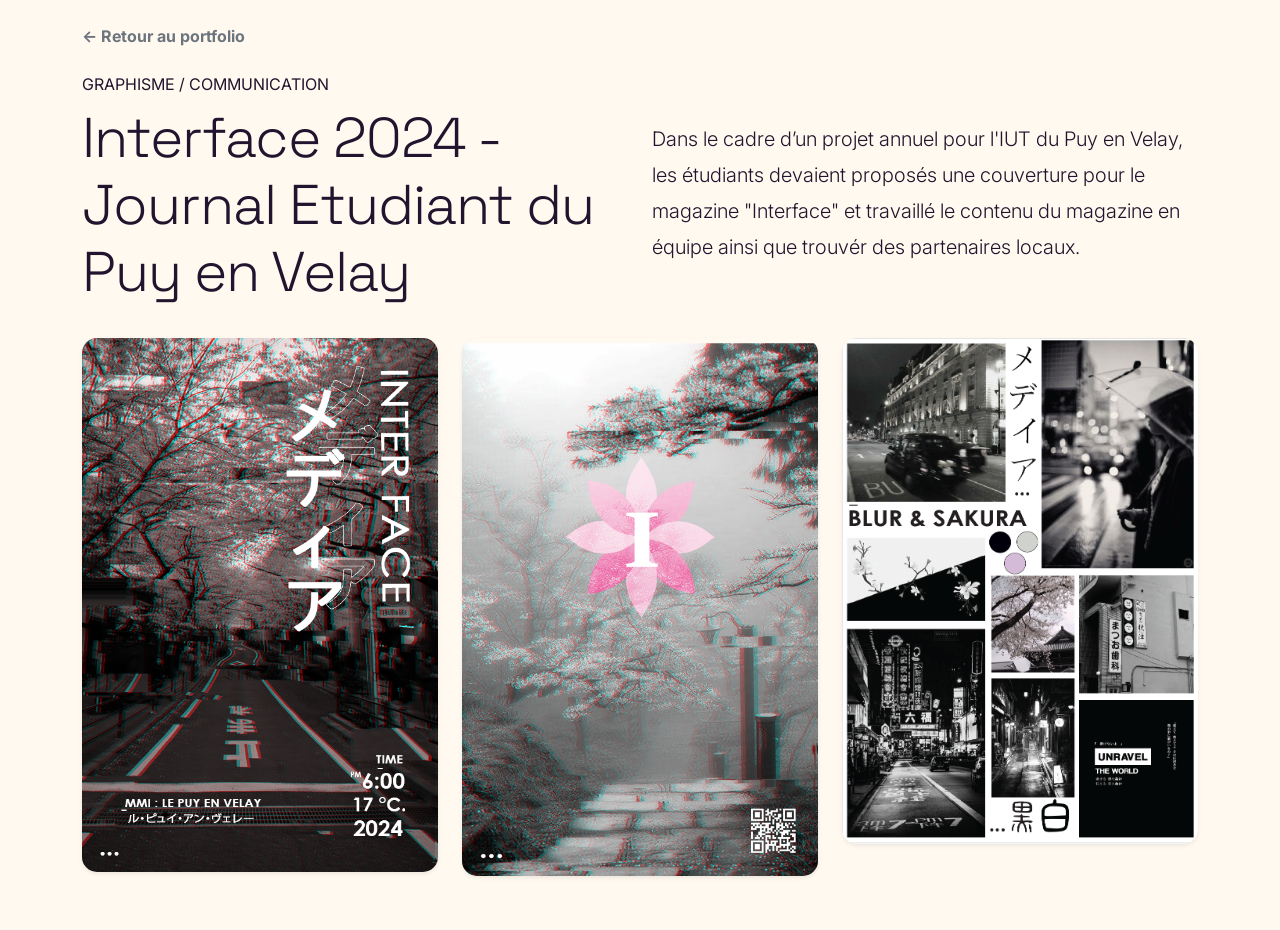
<file: projetInterface.html>
<!DOCTYPE html>
<html lang="fr">
<head>
    <meta charset="UTF-8">
    <meta name="viewport" content="width=device-width, initial-scale=1.0">
    <title>Projet Japan Event | Mon Portfolio</title>
    <link href="https://cdn.jsdelivr.net/npm/bootstrap@5.3.0/dist/css/bootstrap.min.css" rel="stylesheet">
    <link rel="stylesheet" href="style.css">
    <style>
        .project-hero { padding: 80px 0; background: #f8f9fa; }
        .project-img { border-radius: 15px; margin-bottom: 30px; width: 100%; }
        .back-link { text-decoration: none; color: #6c757d; transition: 0.3s; }
        .back-link:hover { color: #000; }
    </style>
</head>
<body>

<nav class="py-4">
    <div class="container">
        <a href="index.html" class="back-link fw-bold">← Retour au portfolio</a>
    </div>
</nav>

<article>
    <header class="container">
    <div class="glass-header">
        <div class="row align-items-center">
            <div class="col-lg-6">
                <span class="text-muted-custom text-uppercase mb-2 d-block">Graphisme / Communication</span>
                <h1 class="display-4">Interface 2024 - Journal Etudiant du Puy en Velay</h1>
            </div>
            <div class="col-lg-6">
                <p class="lead mb-0">
                    Dans le cadre d’un projet annuel pour l'IUT du Puy en Velay, les étudiants devaient proposés une couverture pour le magazine "Interface" et travaillé le contenu du magazine en équipe ainsi que trouvér des partenaires locaux.
                </p>
            </div>
        </div>
    </div>
</header>

    <div class="container py-4">
    <div class="row g-4"> <div class="col-md-4">
            <div class="img-container">
                <img src="img/1_ere_de_couverture.png" class="project-img shadow-sm" alt="Affiche 1">
            </div>
        </div>
        <div class="col-md-4">
            <div class="img-container">
                <img src="img/4eme_de_cuverture.png" class="project-img shadow-sm" alt="Détails logo">
            </div>
        </div>
        <div class="col-md-4">
            <div class="img-container">
                <img src="img/Capture d'écran 2026-01-26 034338.png" class="project-img shadow-sm" alt="Palette couleur">
            </div>
        </div>
    </div>
</div>
</article>


</body>
</html>
</file>
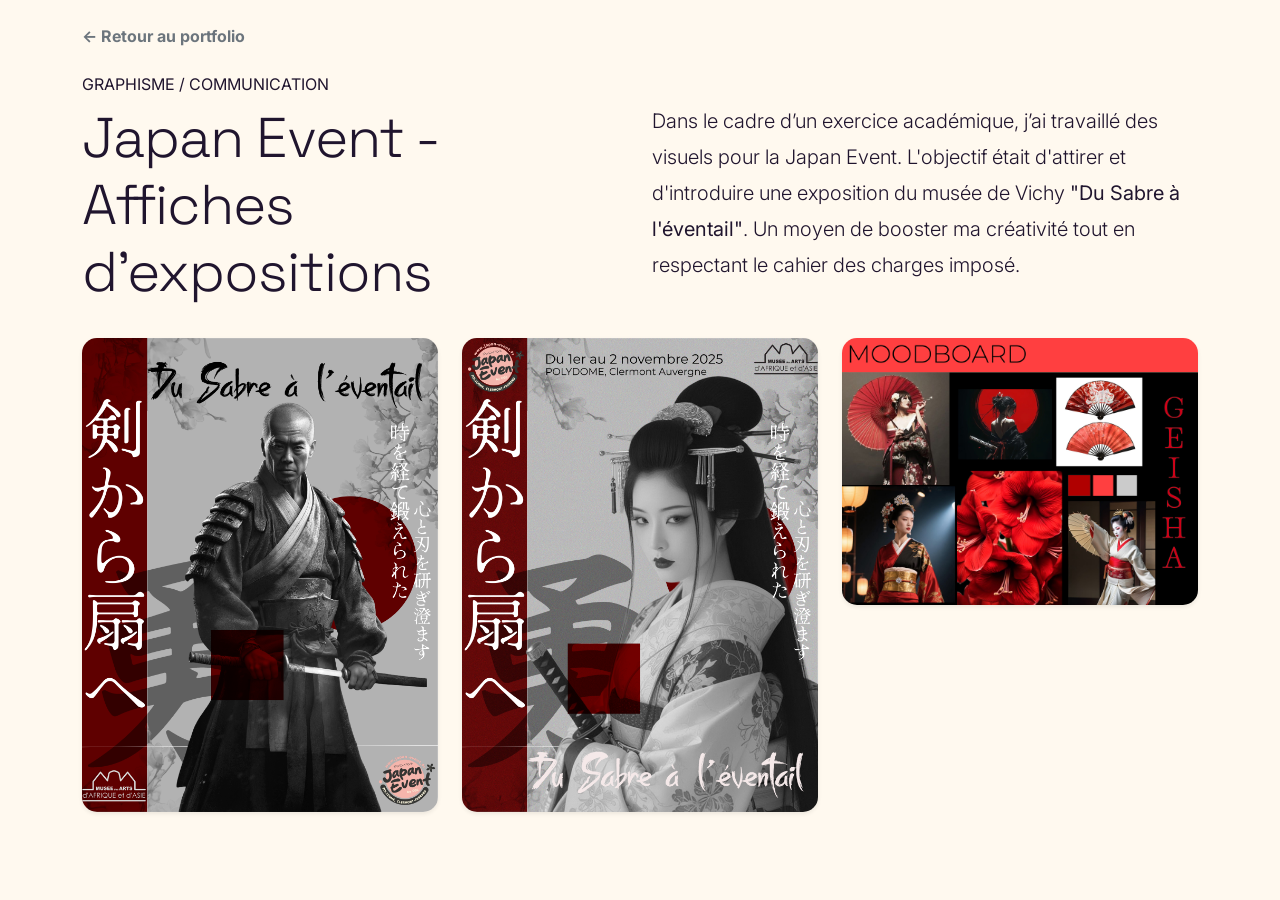
<file: projetJapanEvent.html>
<!DOCTYPE html>
<html lang="fr">
<head>
    <meta charset="UTF-8">
    <meta name="viewport" content="width=device-width, initial-scale=1.0">
    <title>Projet Japan Event | Mon Portfolio</title>
    <link href="https://cdn.jsdelivr.net/npm/bootstrap@5.3.0/dist/css/bootstrap.min.css" rel="stylesheet">
    <link rel="stylesheet" href="style.css">
    <style>
        .project-hero { padding: 80px 0; background: #f8f9fa; }
        .project-img { border-radius: 15px; margin-bottom: 30px; width: 100%; }
        .back-link { text-decoration: none; color: #6c757d; transition: 0.3s; }
        .back-link:hover { color: #000; }
    </style>
</head>
<body>

<nav class="py-4">
    <div class="container">
        <a href="index.html" class="back-link fw-bold">← Retour au portfolio</a>
    </div>
</nav>

<article>
    <header class="container">
    <div class="glass-header">
        <div class="row align-items-center">
            <div class="col-lg-6">
                <span class="text-muted-custom text-uppercase mb-2 d-block">Graphisme / Communication</span>
                <h1 class="display-4">Japan Event - Affiches d'expositions</h1>
            </div>
            <div class="col-lg-6">
                <p class="lead mb-0">
                    Dans le cadre d’un exercice académique, j’ai travaillé des visuels pour la Japan Event. 
                    L'objectif était d'attirer et d'introduire une exposition du musée de Vichy 
                    <strong>"Du Sabre à l'éventail"</strong>. 
                    Un moyen de booster ma créativité tout en respectant le cahier des charges imposé.
                </p>
            </div>
        </div>
    </div>
</header>

    <div class="container py-4">
    <div class="row g-4"> <div class="col-md-4">
            <div class="img-container">
                <img src="img/Affiche_Japan_event.jpg" class="project-img shadow-sm" alt="Affiche 1">
            </div>
        </div>
        <div class="col-md-4">
            <div class="img-container">
                <img src="img/geisha_affiche.jpg" class="project-img shadow-sm" alt="Détails logo">
            </div>
        </div>
        <div class="col-md-4">
            <div class="img-container">
                <img src="img/culture artistique_moodboard.jpg" class="project-img shadow-sm" alt="Palette couleur">
            </div>
        </div>
    </div>
</div>
</article>


</body>
</html>
</file>
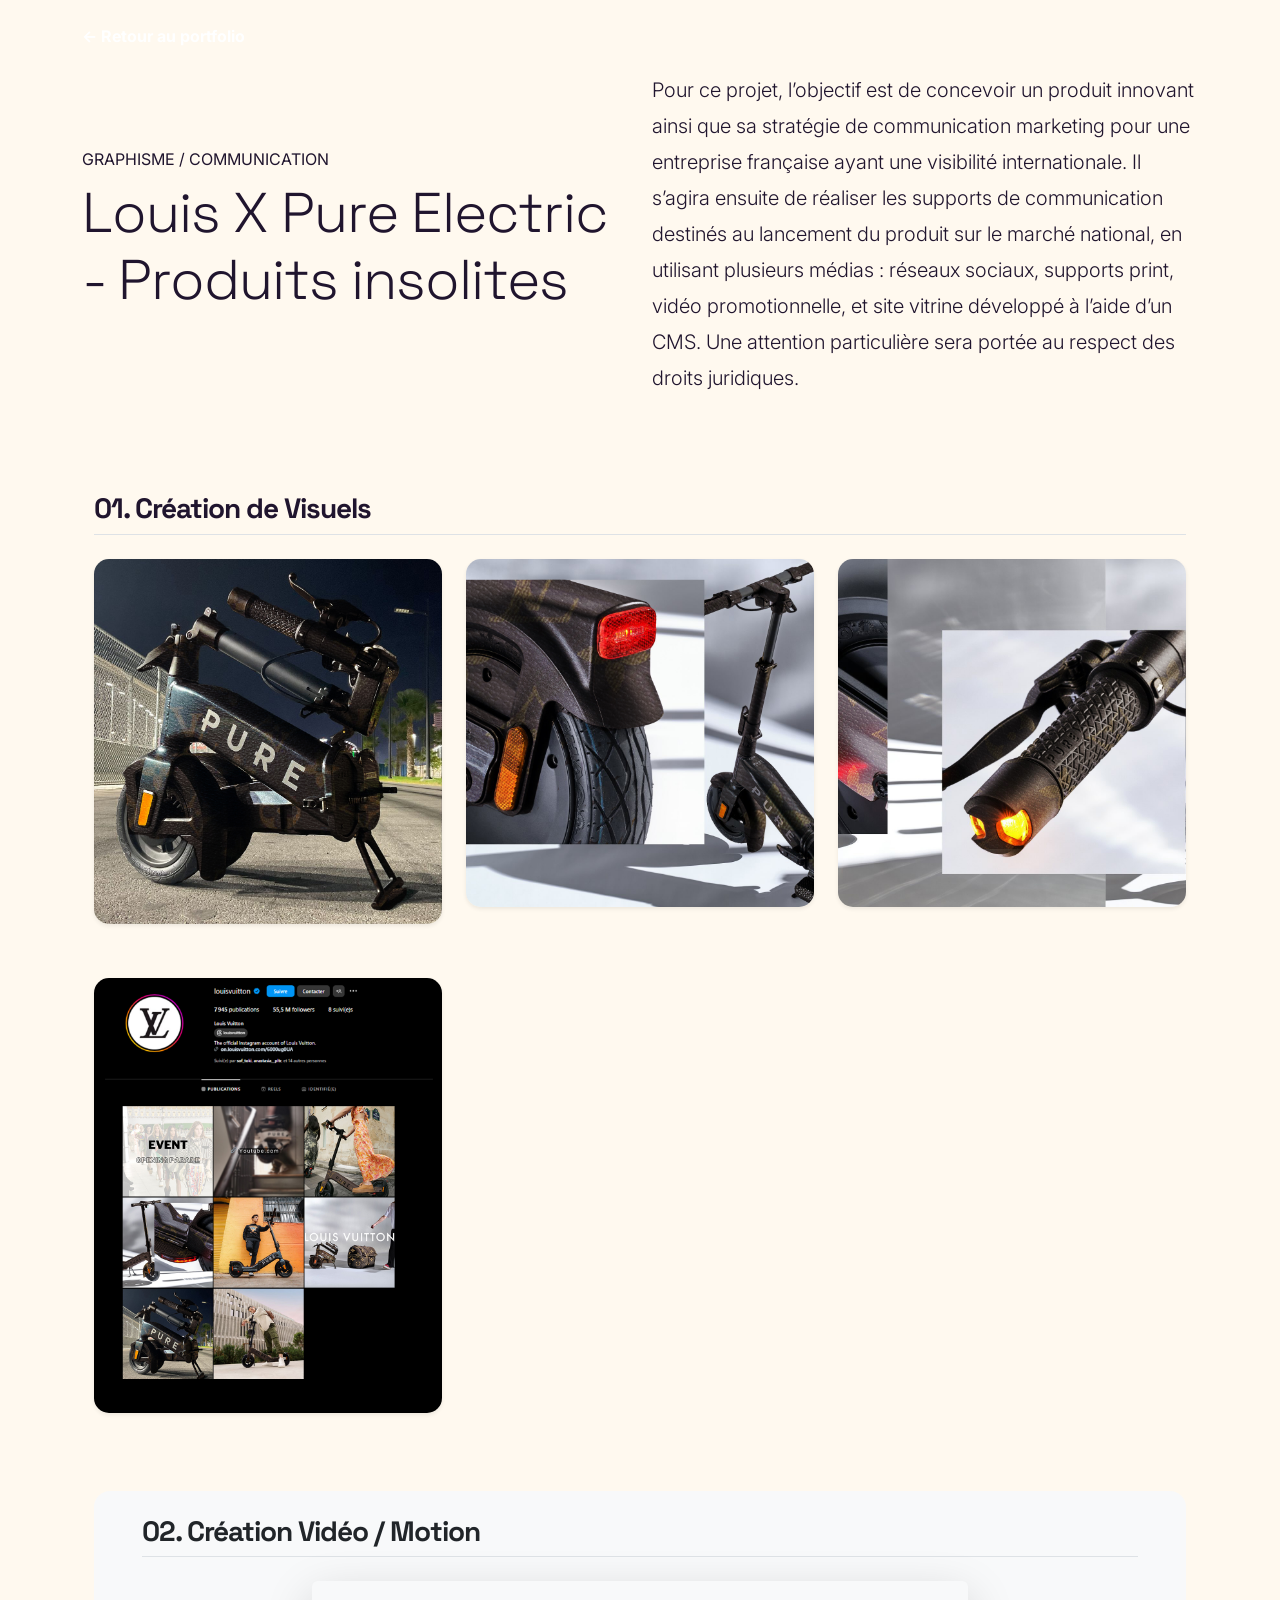
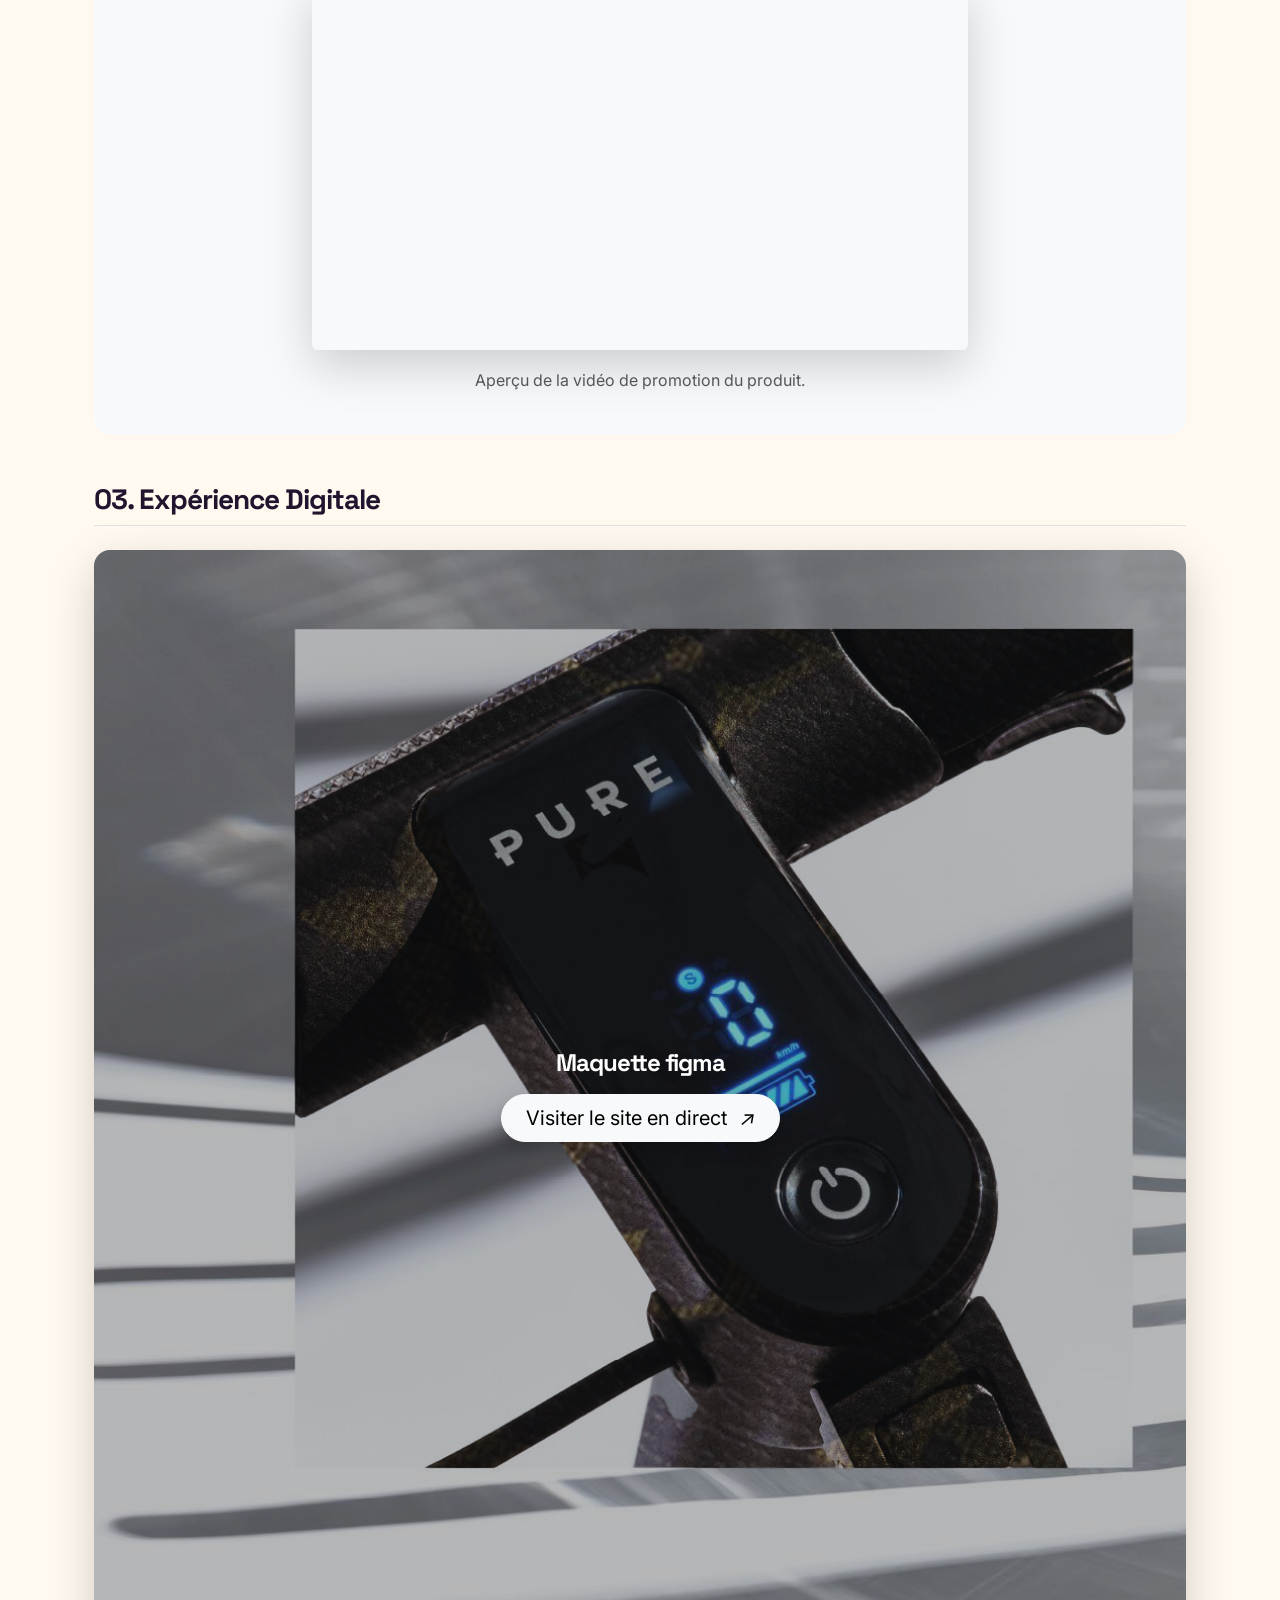
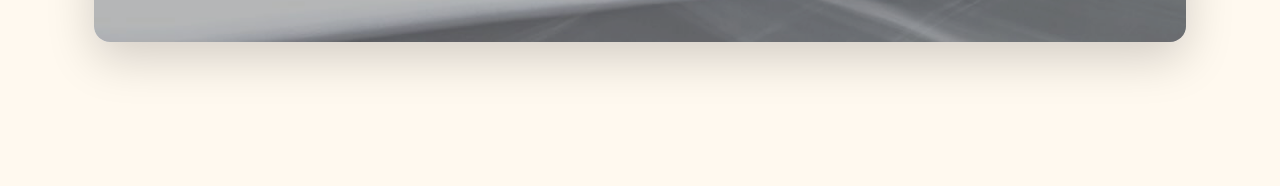
<file: projetLouisV.html>
<!DOCTYPE html>
<html lang="fr">

<head>
    <meta charset="UTF-8">
    <meta name="viewport" content="width=device-width, initial-scale=1.0">
    <title>Projet Japan Event | Mon Portfolio</title>
    <link href="https://cdn.jsdelivr.net/npm/bootstrap@5.3.0/dist/css/bootstrap.min.css" rel="stylesheet">
    <link rel="stylesheet" href="style.css">
    <style>
        .project-hero {
            padding: 80px 0;
            background: #f8f9fa;
        }

        .project-img {
            border-radius: 15px;
            margin-bottom: 30px;
            width: 100%;
        }

        .back-link {
            text-decoration: none;
            color: #ffffff;
            transition: 0.3s;
        }

        .back-link:hover {
            color: #000;
        }
    </style>
</head>

<body>

    <nav class="py-4">
        <div class="container">
            <a href="index.html" class="back-link fw-bold">← Retour au portfolio</a>
        </div>
    </nav>

    <article>
        <header class="container">
            <div class="glass-header">
                <div class="row align-items-center">
                    <div class="col-lg-6">
                        <span class="text-muted-custom text-uppercase mb-2 d-block">Graphisme / Communication</span>
                        <h1 class="display-4">Louis X Pure Electric - Produits insolites</h1>
                    </div>
                    <div class="col-lg-6">
                        <p class="lead mb-0">
                            Pour ce projet, l’objectif est de concevoir un produit innovant ainsi que sa stratégie de
                            communication marketing pour une entreprise française ayant une visibilité internationale.
                            Il s’agira ensuite de réaliser les supports de communication destinés au lancement du
                            produit sur le marché national, en utilisant plusieurs médias : réseaux sociaux, supports
                            print, vidéo promotionnelle, et site vitrine développé à l’aide d’un CMS. Une attention
                            particulière sera portée au respect des droits juridiques.
                        </p>
                    </div>
                </div>
            </div>
        </header>

        <div class="container py-5">

            <div class="container py-5">

                <section class="mb-5">
                    <h3 class="fw-bold mb-4 border-bottom pb-2">01. Création de Visuels</h3>
                    <div class="row g-4">
                        <div class="col-md-4">
                            <div class="img-container">
                                <img src="img/18_08_2025.jpg" class="project-img shadow-sm" alt="visu3">
                            </div>
                        </div>
                        <div class="col-md-4">
                            <div class="img-container">
                                <img src="img/visu-4.jpg" class="project-img shadow-sm" alt="visu4">
                            </div>
                        </div>
                        <div class="col-md-4">
                            <div class="img-container">
                                <img src="img/visu-5.jpg" class="project-img shadow-sm" alt="visuel5">
                            </div>
                        </div>
                        <div class="col-md-4">
                            <div class="img-container">
                                <img src="img/InstaMokeUp.jpg" class="project-img shadow-sm" alt="visuel5">
                            </div>
                        </div>
        
                    </div>
                </section>

                <section class="mb-5 py-4 bg-light rounded-4 px-3 px-md-5">
                    <h3 class="fw-bold mb-4 border-bottom pb-2 text-dark">02. Création Vidéo / Motion</h3>
                    <div class="row align-items-center">
                        <div class="col-lg-8 mx-auto">
                            <div class="ratio ratio-16x9 shadow-lg rounded overflow-hidden">
                                <iframe src="https://youtu.be/1ZRTpghVENE" title="Vidéo projet"
                                    allowfullscreen></iframe>
                            </div>
                            <p class="text-center mt-3 text-muted">Aperçu de la vidéo de promotion du produit.</p>
                        </div>
                    </div>
                </section>

                <section class="mb-5">
                    <h3 class="fw-bold mb-4 border-bottom pb-2">03. Expérience Digitale</h3>
                    <div class="col-12">
            <div class="card border-0 shadow-lg rounded-4 overflow-hidden position-relative">
                <img src="img/visu-7.jpg" class="img-fluid" alt="Aperçu du site web" style="filter: brightness(0.9);">
                
                <div class="card-img-overlay d-flex flex-column justify-content-center align-items-center bg-dark bg-opacity-25 opacity-hover">
                    <h4 class="text-white fw-bold mb-3">Maquette figma</h4>
                    <a href="https://www.figma.com/design/unto65pYtsWpmJ65Q85eQV/Untitled?node-id=0-1&t=JPfsnqkMMn7mlfuo-1 " target="_blank" class="btn btn-light btn-lg rounded-pill px-4 shadow">
                        Visiter le site en direct <i class="ms-2">↗</i>
                    </a>
                </div>
            </div>
                </section>

            </div>

        </div>
    </article>


</body>

</html>
</file>
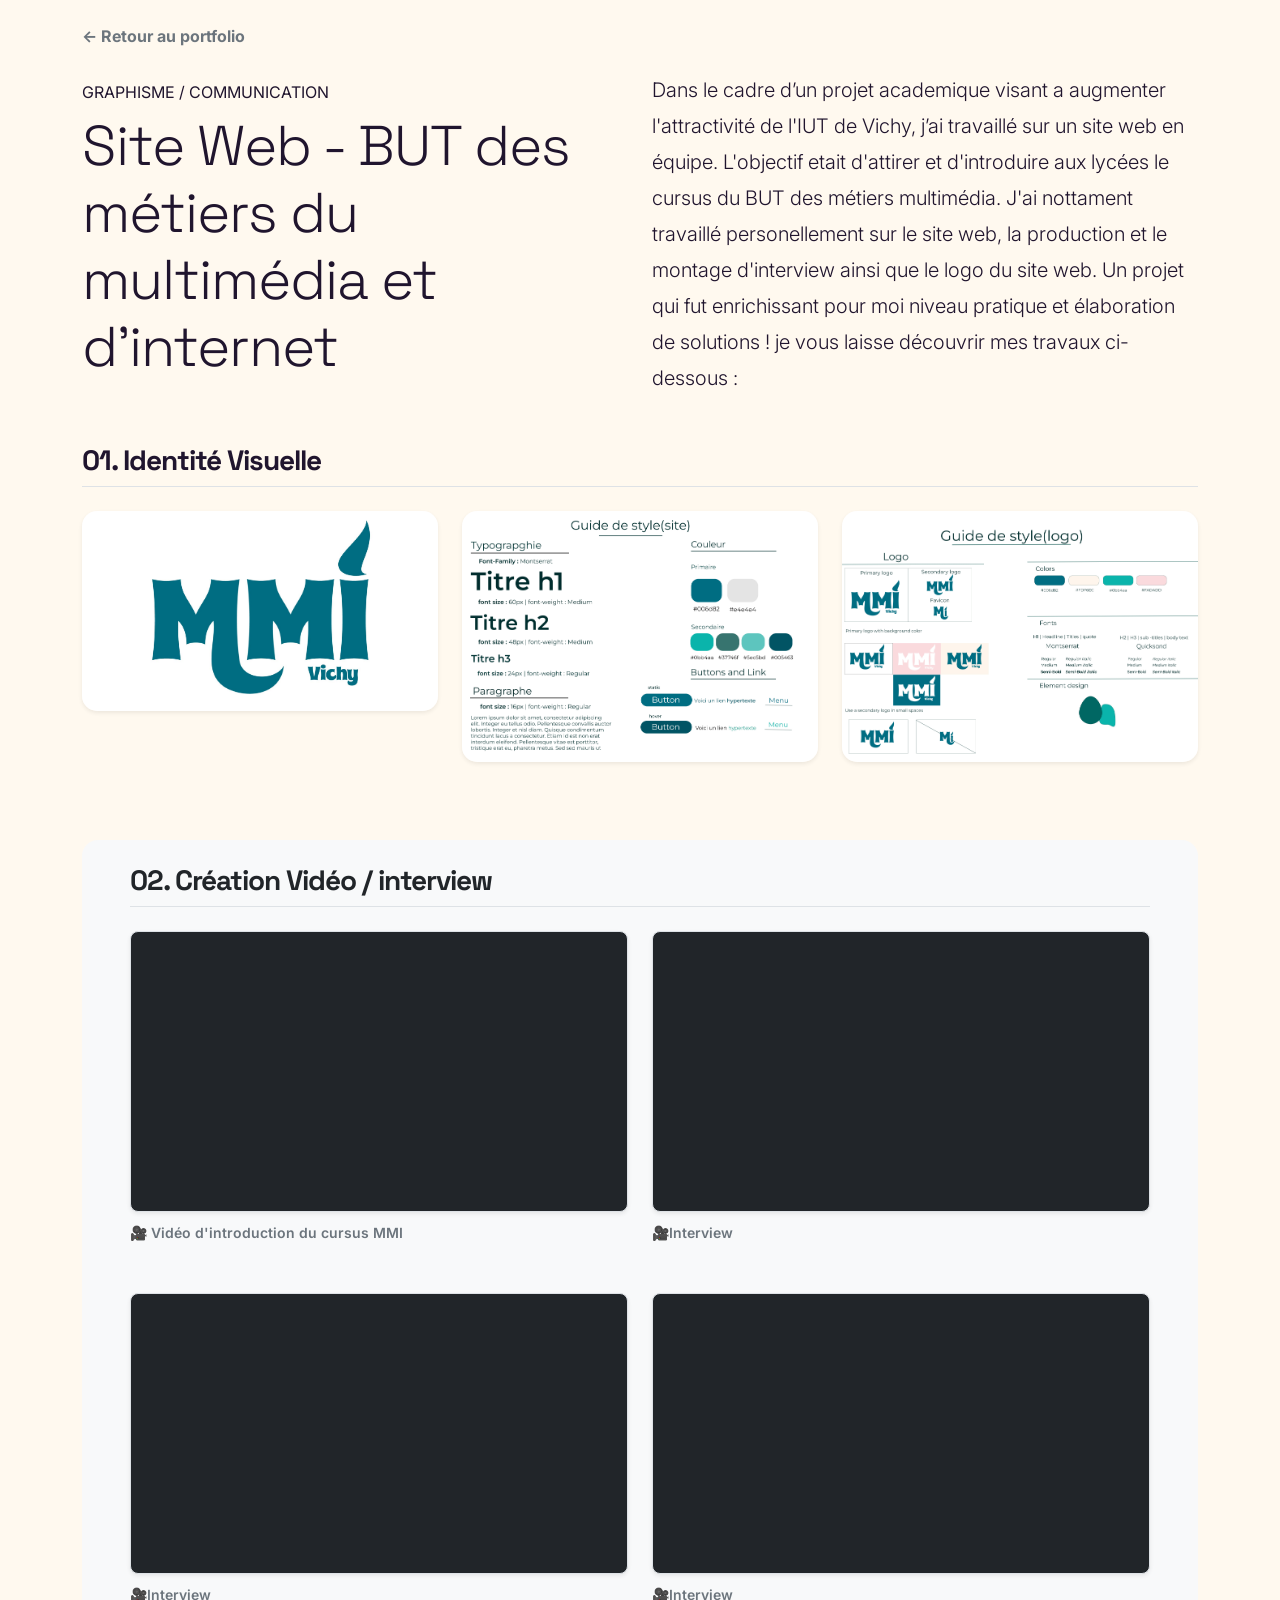
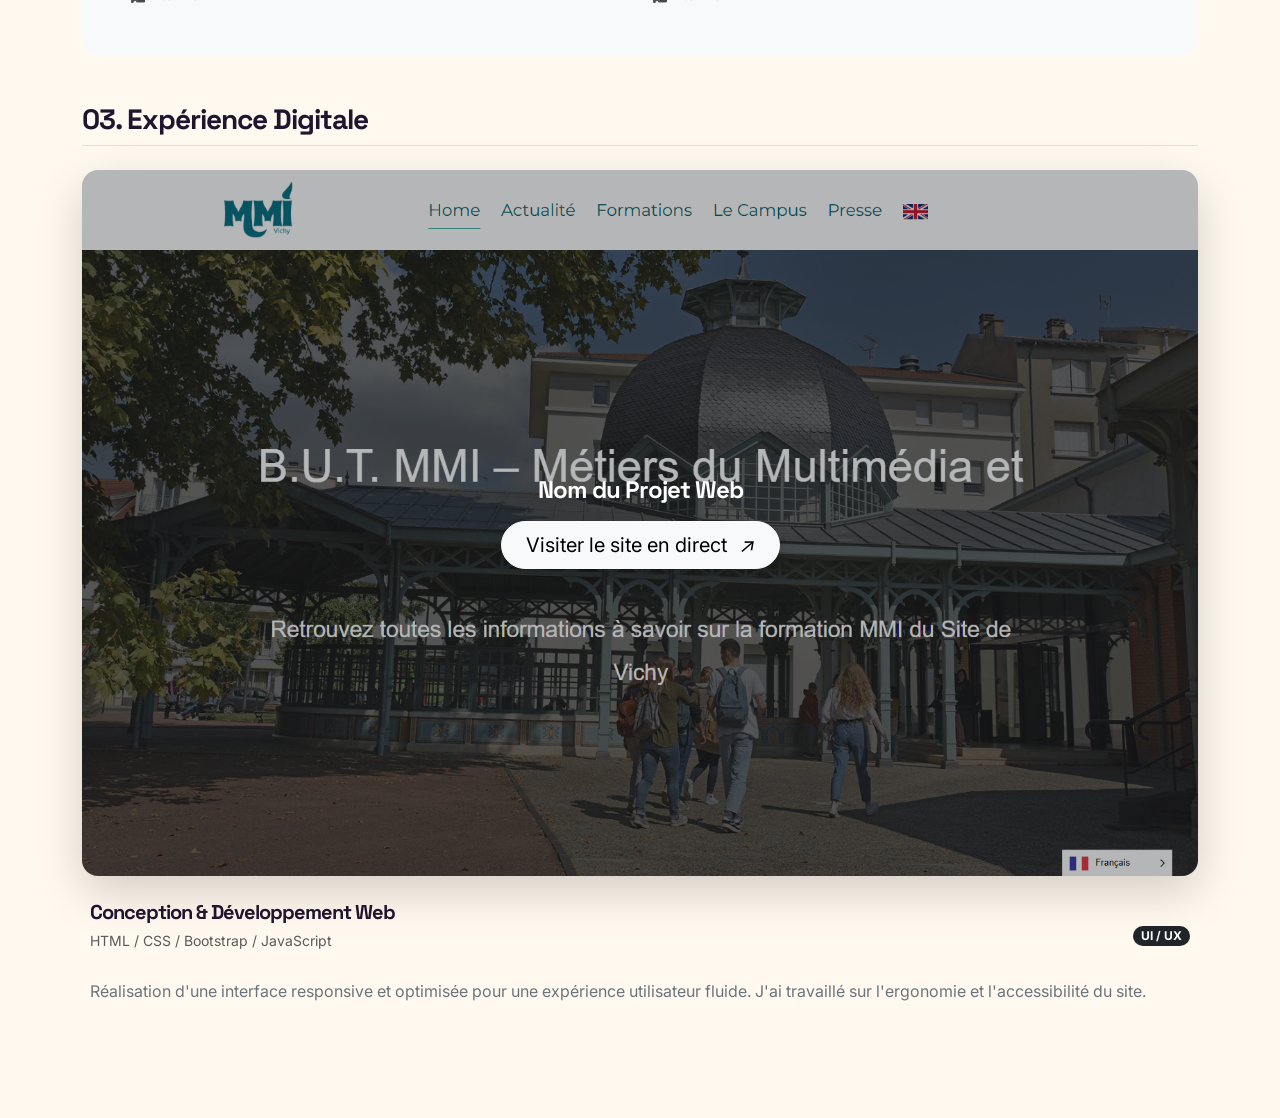
<file: projetSiteMmi.html>
<!DOCTYPE html>
<html lang="fr">
<head>
    <meta charset="UTF-8">
    <meta name="viewport" content="width=device-width, initial-scale=1.0">
    <title>Projet Japan Event | Mon Portfolio</title>
    <link href="https://cdn.jsdelivr.net/npm/bootstrap@5.3.0/dist/css/bootstrap.min.css" rel="stylesheet">
    <link rel="stylesheet" href="style.css">
    <style>
        .project-hero { padding: 80px 0; background: #f8f9fa; }
        .project-img { border-radius: 15px; margin-bottom: 30px; width: 100%; }
        .back-link { text-decoration: none; color: #6c757d; transition: 0.3s; }
        .back-link:hover { color: #000; }
    </style>
</head>
<body>

<nav class="py-4">
    <div class="container">
        <a href="index.html" class="back-link fw-bold">← Retour au portfolio</a>
    </div>
</nav>

<article>
   <header class="container">
    <div class="glass-header">
        <div class="row align-items-center">
            <div class="col-lg-6">
                <span class="text-muted-custom text-uppercase mb-2 d-block">Graphisme / Communication</span>
                <h1 class="display-4">Site Web - BUT des métiers du multimédia et d'internet</h1>
            </div>
            <div class="col-lg-6">
                <p class="lead mb-0">
                   Dans le cadre d’un projet academique visant a augmenter l'attractivité de l'IUT de Vichy, j’ai travaillé sur un site web en équipe. L'objectif etait d'attirer et d'introduire aux lycées le cursus du BUT des métiers multimédia. J'ai nottament travaillé personellement sur le site web, la production et le montage d'interview ainsi que le logo du site web. Un projet qui fut enrichissant pour moi niveau pratique et élaboration de solutions ! je vous laisse découvrir mes travaux ci-dessous :
                </p>
            </div>
        </div>
    </div>
</header>

    <div class="container py-5">
    
    <section class="mb-5">
        <h3 class="fw-bold mb-4 border-bottom pb-2">01. Identité Visuelle</h3>
        <div class="row g-4">
            <div class="col-md-4">
                <div class="img-container">
                    <img src="img/logo_MMI3-01.jpg" class="project-img shadow-sm" alt="Logo">
                </div>
            </div>
            <div class="col-md-4">
                <div class="img-container">
                    <img src="img/guide de style.jpg" class="project-img shadow-sm" alt="Guide de style 1">
                </div>
            </div>
            <div class="col-md-4">
                <div class="img-container">
                    <img src="img/guide de style 2.jpg" class="project-img shadow-sm" alt="Guide de style 2">
                </div>
            </div>
        </div>
    </section>

    <section class="mb-5 py-4 bg-light rounded-4 px-3 px-md-5">
    <h3 class="fw-bold mb-4 border-bottom pb-2 text-dark">02. Création Vidéo / interview</h3>
    
    <div class="row g-4">
        
        <div class="col-md-6">
            <div class="ratio ratio-16x9 shadow-sm rounded-3 overflow-hidden border bg-dark">
                <iframe src="https://youtu.be/rBBSOQZtxXI" title="Projet 1" allowfullscreen></iframe>
            </div>
            <p class="mt-2 mb-4 small fw-semibold text-secondary">🎥 Vidéo d'introduction du cursus MMI</p>
        </div>

        <div class="col-md-6">
            <div class="ratio ratio-16x9 shadow-sm rounded-3 overflow-hidden border bg-dark">
                <iframe src="https://youtu.be/UpY8PVV2ccs" title="Projet 2" allowfullscreen></iframe>
            </div>
            <p class="mt-2 mb-4 small fw-semibold text-secondary">🎥Interview</p>
        </div>

        <div class="col-md-6">
            <div class="ratio ratio-16x9 shadow-sm rounded-3 overflow-hidden border bg-dark">
                <iframe src="https://youtu.be/JD7-cbdiF-k" title="Projet 3" allowfullscreen></iframe>
            </div>
            <p class="mt-2 mb-4 small fw-semibold text-secondary">🎥Interview</p>
        </div>

        <div class="col-md-6">
            <div class="ratio ratio-16x9 shadow-sm rounded-3 overflow-hidden border bg-dark">
                <iframe src="https://youtu.be/PFnzcWlBmWE" title="Projet 4" allowfullscreen></iframe>
            </div>
            <p class="mt-2 mb-4 small fw-semibold text-secondary">🎥Interview</p>
        </div>

    </div>
</section>

    <section class="mb-5">
    <h3 class="fw-bold mb-4 border-bottom pb-2">03. Expérience Digitale</h3>
    
    <div class="row g-4">
        <div class="col-12">
            <div class="card border-0 shadow-lg rounded-4 overflow-hidden position-relative">
                <img src="img/image.png" class="img-fluid" alt="Aperçu du site web" style="filter: brightness(0.9);">
                
                <div class="card-img-overlay d-flex flex-column justify-content-center align-items-center bg-dark bg-opacity-25 opacity-hover">
                    <h4 class="text-white fw-bold mb-3">Nom du Projet Web</h4>
                    <a href="https://scep.prox.dsi.uca.fr/ps-vm-iutvy-mmiweb-134/" target="_blank" class="btn btn-light btn-lg rounded-pill px-4 shadow">
                        Visiter le site en direct <i class="ms-2">↗</i>
                    </a>
                </div>
            </div>
            
            <div class="mt-4 px-2">
                <div class="d-flex justify-content-between align-items-center">
                    <div>
                        <h5 class="fw-bold mb-1">Conception & Développement Web</h5>
                        <p class="text-muted small">HTML / CSS / Bootstrap / JavaScript</p>
                    </div>
                    <div class="text-end">
                        <span class="badge bg-dark rounded-pill">UI / UX</span>
                    </div>
                </div>
                <p class="mt-2 text-secondary">
                    Réalisation d'une interface responsive et optimisée pour une expérience utilisateur fluide. 
                    J'ai travaillé sur l'ergonomie et l'accessibilité du site.
                </p>
            </div>
        </div>
    </div>
</section>

</div>
</article>


</body>
</html>
</file>
<file: style.css>
/* ========================================
   PORTFOLIO SOFIANE DUBOIS — POP DESIGN
   ======================================== */

@import url('https://fonts.googleapis.com/css2?family=Space+Grotesk:wght@400;500;600;700&family=Inter:wght@400;500;600;700&display=swap');

:root {
    --bg: #fff9ef;
    --ink: #20152e;
    --purple: #713bff;
    --pink: #ff69b4;
    --yellow: #ffe66d;
    --blue: #8be9fd;
    --white: #ffffff;
    --radius: 28px;
}

html {
    scroll-behavior: smooth;
    scroll-padding-top: 100px;
}

body {
    font-family: 'Inter', sans-serif;
    background: var(--bg);
    color: var(--ink);
    overflow-x: hidden;
}

h1, h2, h3, h4, h5, .navbar-brand {
    font-family: 'Space Grotesk', sans-serif;
    letter-spacing: -1px;
}

h2 {
    font-size: clamp(2.2rem, 5vw, 4rem);
    font-weight: 700;
    margin-bottom: 30px;
}

h2::after {
    content: '.';
    color: var(--purple);
}

p {
    line-height: 1.8;
}

/* ========================================
   NAVIGATION
   ======================================== */

.navbar {
    background: rgba(255, 249, 239, 0.92);
    backdrop-filter: blur(16px);
    border-bottom: 2px solid var(--ink);
    z-index: 1000;
}

.navbar-brand {
    color: var(--ink);
    font-size: 1.5rem;
    font-weight: 700;
}

.navbar-brand:hover {
    color: var(--purple);
}

.navbar .btn {
    background: var(--purple);
    color: white;
    border: 2px solid var(--ink);
    font-weight: 700;
    padding: 10px 22px;
    transition: 0.25s ease;
}

.navbar .btn:hover {
    background: var(--yellow);
    color: var(--ink);
    transform: rotate(-3deg) scale(1.05);
}

/* ========================================
   HERO
   ======================================== */

.hero {
    position: relative;
    padding: 65px 0;
    background:
        radial-gradient(circle at 10% 20%, #ffb9d8 0 9%, transparent 9.5%),
        radial-gradient(circle at 90% 80%, #c6b5ff 0 12%, transparent 12.5%),
        var(--bg);
}

.hero::before {
    content: 'CRÉER.';
    position: absolute;
    top: 25px;
    right: 4%;
    font-family: 'Space Grotesk', sans-serif;
    font-size: clamp(3rem, 9vw, 8rem);
    font-weight: 700;
    color: transparent;
    -webkit-text-stroke: 2px rgba(113, 59, 255, 0.15);
    pointer-events: none;
    transform: rotate(-7deg);
}

.glass-card {
    position: relative;
    padding: clamp(25px, 5vw, 65px);
    background: var(--purple);
    color: white;
    border: 3px solid var(--ink);
    border-radius: var(--radius);
    box-shadow: 12px 12px 0 var(--ink);
    overflow: hidden;
    animation: appear 0.8s ease both;
}

.glass-card .display-3 {
    font-size: clamp(2.5rem, 5.3vw, 4.8rem);
    line-height: 1.04;
    letter-spacing: -3px;
}

.glass-card .lead {
    font-size: 1.1rem;
    line-height: 1.8;
}

.glass-card .btn {
    padding: 12px 22px;
    font-weight: 700;
    border: 2px solid white;
    margin: 5px 5px 5px 0;
    transition: 0.25s ease;
}

.glass-card .btn:hover {
    background: var(--yellow);
    color: var(--ink);
    border-color: var(--ink);
    transform: translateY(-4px) rotate(-2deg);
}

.hero .glass-card img {
    border: 5px solid var(--yellow) !important;
    box-shadow: 9px 9px 0 var(--ink) !important;
    transition: transform 0.4s ease;
}

.hero .glass-card img:hover {
    transform: rotate(4deg) scale(1.03);
}

/* ========================================
   COMPÉTENCES
   ======================================== */

section.py-5 .glass-card {
    background: var(--white);
    color: var(--ink);
    border: 2px solid var(--ink);
    box-shadow: 8px 8px 0 var(--pink);
}

section.py-5 .glass-card .text-white-50 {
    color: #5d5268 !important;
}

.skill-icon {
    width: 78px;
    height: 78px;
    display: flex;
    align-items: center;
    justify-content: center;
    border: 2px solid var(--ink);
    border-radius: 22px;
    background: var(--yellow);
    box-shadow: 4px 4px 0 var(--ink);
    transition: 0.3s ease;
}

/* Masque les images provisoires avec src="#" */
.skill-icon img {
    display: none;
}

.skill-icon::before {
    font-size: 2.5rem;
    line-height: 1;
}

.row.g-5 > div:nth-child(1) .skill-icon {
    background: var(--pink);
}

.row.g-5 > div:nth-child(1) .skill-icon::before {
    content: '✳';
}

.row.g-5 > div:nth-child(2) .skill-icon {
    background: var(--blue);
}

.row.g-5 > div:nth-child(2) .skill-icon::before {
    content: '⌕';
}

.row.g-5 > div:nth-child(3) .skill-icon {
    background: var(--yellow);
}

.row.g-5 > div:nth-child(3) .skill-icon::before {
    content: '✦';
}

.row.g-5 > div:hover .skill-icon {
    transform: rotate(-8deg) translateY(-5px);
}

section.py-5 .glass-card h3 {
    font-size: 1.6rem;
}

/* ========================================
   LOGICIELS — BANDEAU ANIMÉ
   ======================================== */

.software-slider {
    overflow: hidden;
    padding: 25px 0;
    border-color: rgba(32, 21, 46, 0.2) !important;
    background: var(--yellow);
}

.software-track {
    display: flex;
    width: max-content;
    align-items: center;
    gap: 45px;
    animation: marquee 28s linear infinite;
}

.software-slider:hover .software-track {
    animation-play-state: paused;
}

.slide {
    display: flex;
    align-items: center;
    gap: 13px;
    color: var(--ink);
    font-family: 'Space Grotesk', sans-serif;
    font-size: 1.1rem;
    font-weight: 700;
    white-space: nowrap;
}

.slide img {
    width: 48px;
    height: 48px;
    object-fit: contain;
    transition: transform 0.3s ease;
}

.slide:hover img {
    transform: scale(1.15) rotate(-8deg);
}

/* ========================================
   PROJETS
   ======================================== */

#projets {
    padding-top: 90px !important;
    padding-bottom: 100px !important;
    background:
        radial-gradient(circle at 90% 10%, #ffcee5 0 100px, transparent 102px),
        var(--bg);
}

#projets h2 {
    display: inline-block;
    background: var(--yellow);
    padding: 10px 22px;
    border: 2px solid var(--ink);
    box-shadow: 6px 6px 0 var(--ink);
    transform: rotate(-2deg);
    margin-bottom: 45px !important;
}

#projets h2::after {
    content: '';
}

.portfolio-item {
    height: 100%;
    padding: 12px 12px 22px;
    background: white;
    border: 2px solid var(--ink);
    border-radius: 22px;
    box-shadow: 6px 6px 0 var(--ink);
    transition:
        transform 0.3s ease,
        box-shadow 0.3s ease;
}

.portfolio-item:hover {
    transform: translateY(-8px) rotate(-1deg);
    box-shadow: 11px 11px 0 var(--purple);
}

.img-wrapper {
    width: 100%;
    height: 260px;
    overflow: hidden;
    border-radius: 15px;
    background: #eee7ff;
}

.img-wrapper img {
    width: 100%;
    height: 100%;
    object-fit: cover;
    transition: transform 0.5s ease;
}

.portfolio-item:hover .img-wrapper img {
    transform: scale(1.07);
}

.portfolio-item h5 {
    color: var(--ink);
    font-size: 1.35rem;
    margin: 18px 8px 6px;
}

.portfolio-item p {
    display: inline-block;
    color: var(--purple) !important;
    font-weight: 700;
    font-size: 0.7rem;
    letter-spacing: 1.3px;
    margin: 0 8px;
}

/* ========================================
   CONTACT
   ======================================== */

footer {
    padding: 85px 0;
    background: var(--ink);
    color: white;
    border-top: 7px solid var(--pink);
}

footer h3 {
    font-size: clamp(1.5rem, 4vw, 3rem);
    color: var(--yellow);
    overflow-wrap: anywhere;
}

footer .container > p {
    color: #e5dcef !important;
    font-weight: 600;
    text-transform: uppercase;
    letter-spacing: 2px;
    font-size: 0.85rem;
}

footer a {
    color: white !important;
    opacity: 1 !important;
    transition: color 0.2s ease;
}

footer a:hover {
    color: var(--pink) !important;
}

/* ========================================
   ANIMATIONS
   ======================================== */

@keyframes marquee {
    from {
        transform: translateX(0);
    }
    to {
        transform: translateX(-50%);
    }
}

@keyframes appear {
    from {
        opacity: 0;
        transform: translateY(20px);
    }
    to {
        opacity: 1;
        transform: translateY(0);
    }
}

/* ========================================
   RESPONSIVE
   ======================================== */

@media (max-width: 767px) {
    .hero {
        padding: 35px 0;
    }

    .hero::before {
        top: 0;
        right: 2%;
    }

    .glass-card {
        padding: 28px 22px;
        box-shadow: 6px 6px 0 var(--ink);
    }

    .glass-card .display-3 {
        letter-spacing: -1.5px;
    }

    .hero .glass-card img {
        max-height: 280px !important;
    }

    section.py-5 .glass-card {
        padding: 28px !important;
    }

    #projets {
        padding-top: 55px !important;
        padding-bottom: 60px !important;
    }

    .img-wrapper {
        height: 230px;
    }

    footer {
        padding: 60px 15px;
    }

    .software-track {
        gap: 28px;
    }
}

@media (prefers-reduced-motion: reduce) {
    *,
    *::before,
    *::after {
        scroll-behavior: auto !important;
        animation-duration: 0.01ms !important;
        animation-iteration-count: 1 !important;
        transition-duration: 0.01ms !important;
    }
}
</file>
